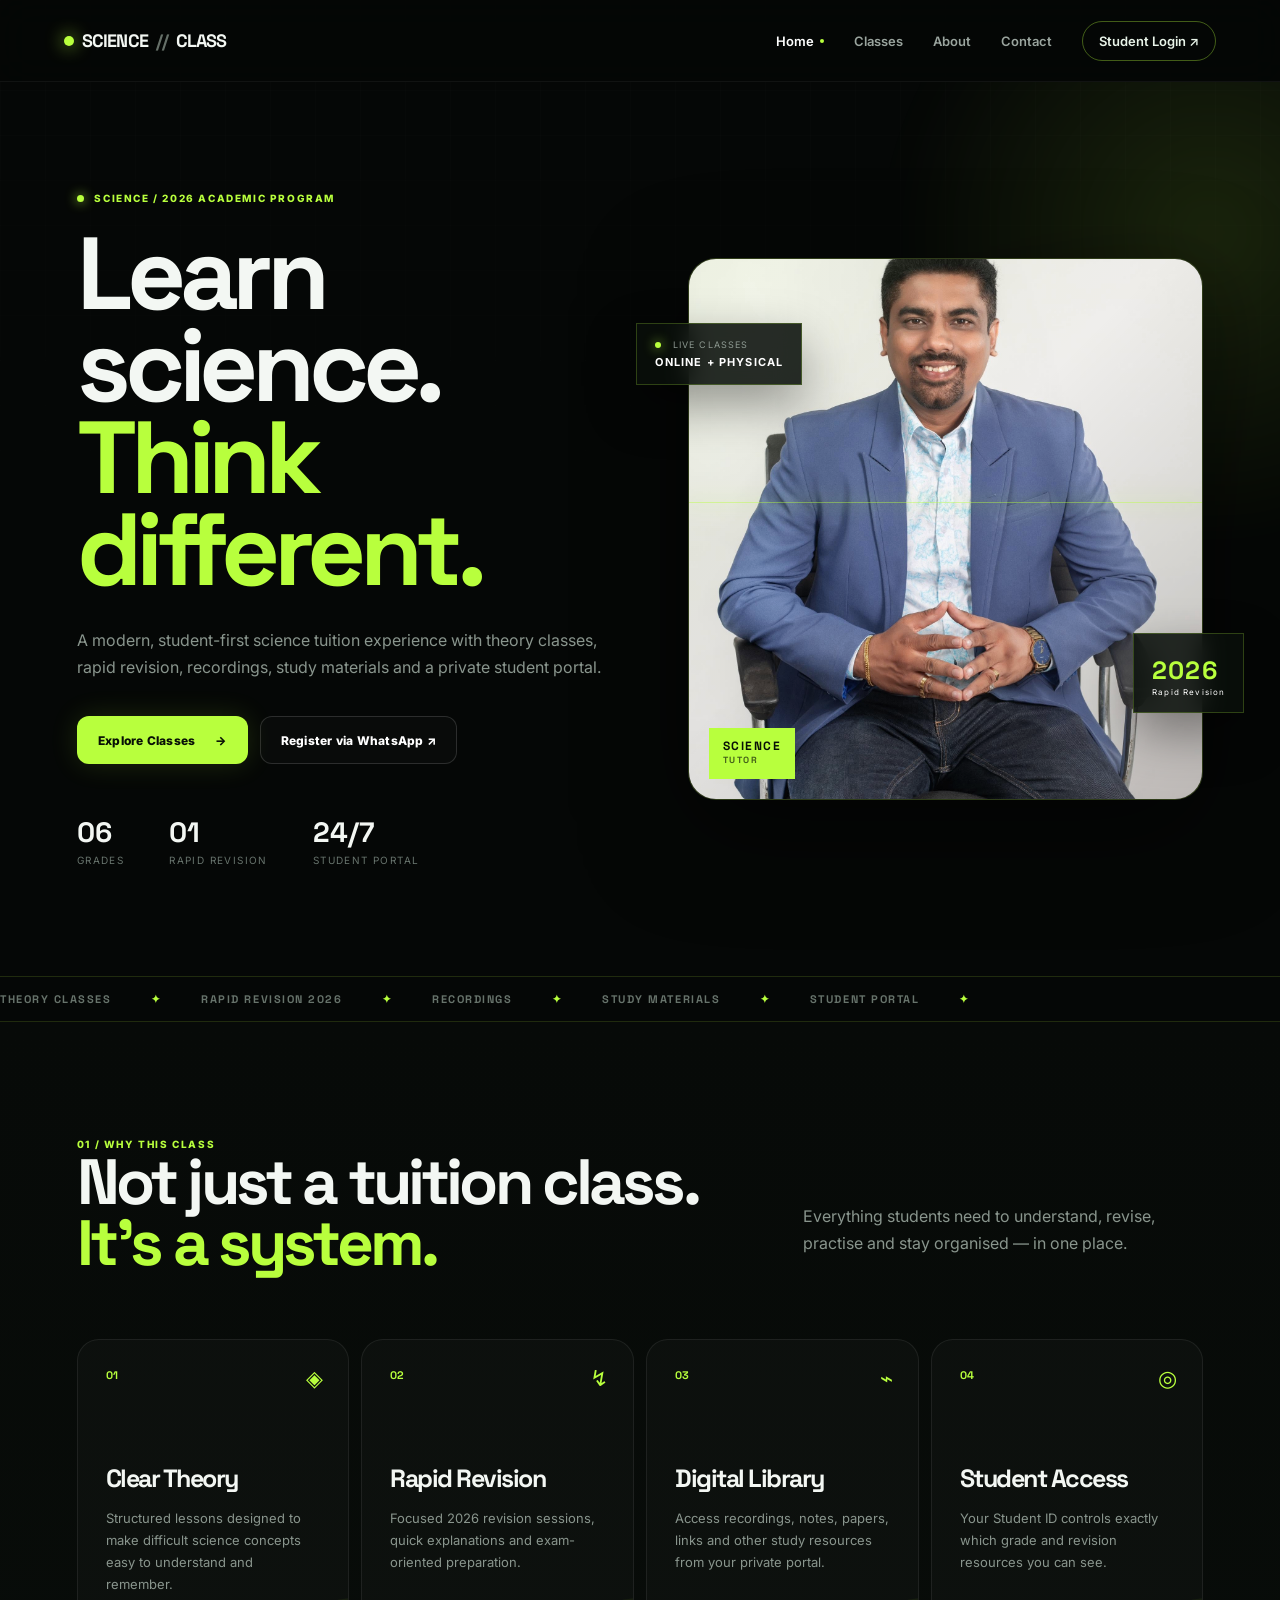
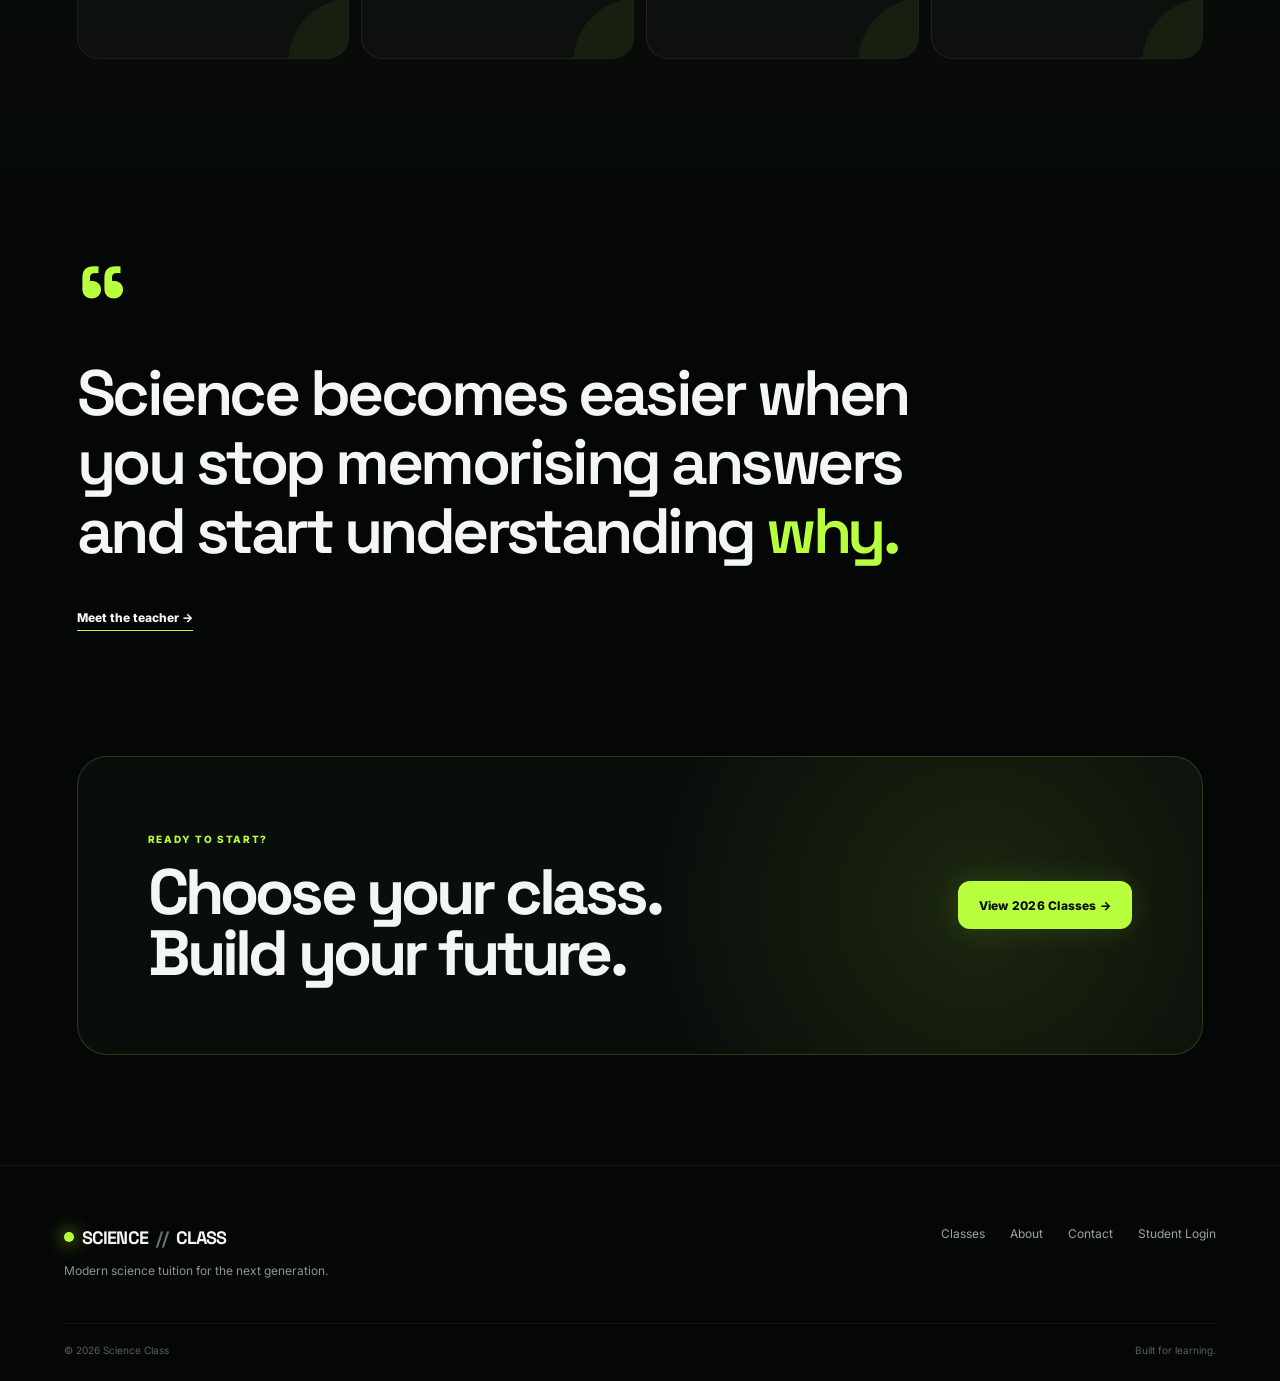
<file: index.html>
<!DOCTYPE html>
<html lang="en">
<head>
  <meta charset="UTF-8"><meta name="viewport" content="width=device-width,initial-scale=1.0">
  <meta name="description" content="Modern Science tuition classes — theory, rapid revision, recordings and study materials.">
  <title>SCIENCE // Tuition</title>
  <link rel="preconnect" href="https://fonts.googleapis.com"><link rel="preconnect" href="https://fonts.gstatic.com" crossorigin>
  <link href="https://fonts.googleapis.com/css2?family=Inter:wght@400;500;600;700;800;900&family=Space+Grotesk:wght@500;600;700&display=swap" rel="stylesheet">
  <link rel="stylesheet" href="css/style.css">
</head>
<body data-page="home">
<div id="loader"><div class="loader-mark">SCIENCE<span>.</span></div><div class="loader-line"><i></i></div></div>
<header class="site-header"><a class="brand" href="index.html"><span class="brand-dot"></span>SCIENCE<span class="muted">//</span>CLASS</a><button class="nav-toggle" aria-label="Menu"><span></span><span></span></button><nav class="nav"><a href="index.html" data-nav="home">Home</a><a href="classes.html" data-nav="classes">Classes</a><a href="about.html" data-nav="about">About</a><a href="contact.html" data-nav="contact">Contact</a><a class="nav-login" href="login.html">Student Login <span>↗</span></a></nav></header>
<main>
<section class="hero section-pad"><div class="grid-glow"></div><div class="hero-copy reveal"><div class="eyebrow"><span></span> SCIENCE / 2026 ACADEMIC PROGRAM</div><h1>Learn science.<br><em>Think different.</em></h1><p class="hero-lead">A modern, student-first science tuition experience with theory classes, rapid revision, recordings, study materials and a private student portal.</p><div class="hero-actions"><a class="btn btn-primary" href="classes.html">Explore Classes <span>→</span></a><a class="btn btn-ghost" href="https://wa.me/94776345162?text=Hi%20Teacher%2C%20I%27m%20interested%20in%20your%20Science%20classes." target="_blank" rel="noopener">Register via WhatsApp ↗</a></div><div class="hero-stats"><div><strong>06</strong><span>Grades</span></div><div><strong>01</strong><span>Rapid Revision</span></div><div><strong>24/7</strong><span>Student Portal</span></div></div></div>
<div class="hero-visual reveal delay-2"><div class="photo-frame"><img src="assets/teacher.jpg" alt="Science tuition teacher"><div class="photo-tag">SCIENCE<br><span>TUTOR</span></div><div class="scan"></div></div><div class="floating-card card-a"><span class="pulse"></span> LIVE CLASSES<br><b>ONLINE + PHYSICAL</b></div><div class="floating-card card-b"><b>2026</b><span>Rapid Revision</span></div></div></section>
<section class="ticker"><div>THEORY CLASSES <i>✦</i> RAPID REVISION 2026 <i>✦</i> RECORDINGS <i>✦</i> STUDY MATERIALS <i>✦</i> STUDENT PORTAL <i>✦</i></div></section>
<section class="section-pad section-dark"><div class="section-head reveal"><div><span class="eyebrow">01 / WHY THIS CLASS</span><h2>Not just a tuition class.<br><span>It’s a system.</span></h2></div><p>Everything students need to understand, revise, practise and stay organised — in one place.</p></div><div class="feature-grid"><article class="feature-card reveal"><div class="feature-num">01</div><h3>Clear Theory</h3><p>Structured lessons designed to make difficult science concepts easy to understand and remember.</p><span class="feature-icon">◈</span></article><article class="feature-card reveal delay-1"><div class="feature-num">02</div><h3>Rapid Revision</h3><p>Focused 2026 revision sessions, quick explanations and exam-oriented preparation.</p><span class="feature-icon">↯</span></article><article class="feature-card reveal delay-2"><div class="feature-num">03</div><h3>Digital Library</h3><p>Access recordings, notes, papers, links and other study resources from your private portal.</p><span class="feature-icon">⌁</span></article><article class="feature-card reveal delay-3"><div class="feature-num">04</div><h3>Student Access</h3><p>Your Student ID controls exactly which grade and revision resources you can see.</p><span class="feature-icon">◎</span></article></div></section>
<section class="section-pad quote-section"><div class="quote-mark">“</div><blockquote>Science becomes easier when you stop memorising answers and start understanding <span>why.</span></blockquote><a href="about.html" class="text-link">Meet the teacher →</a></section>
<section class="section-pad cta-section"><div class="cta-box"><div><span class="eyebrow">READY TO START?</span><h2>Choose your class.<br>Build your future.</h2></div><a class="btn btn-primary" href="classes.html">View 2026 Classes →</a></div></section>
</main>
<footer class="footer"><div><a class="brand" href="index.html"><span class="brand-dot"></span>SCIENCE<span class="muted">//</span>CLASS</a><p>Modern science tuition for the next generation.</p></div><div class="footer-links"><a href="classes.html">Classes</a><a href="about.html">About</a><a href="contact.html">Contact</a><a href="login.html">Student Login</a></div><div class="footer-bottom"><span>© 2026 Science Class</span><span>Built for learning.</span></div></footer>
<script src="js/config.js"></script><script src="js/app.js"></script></body></html>
</file>
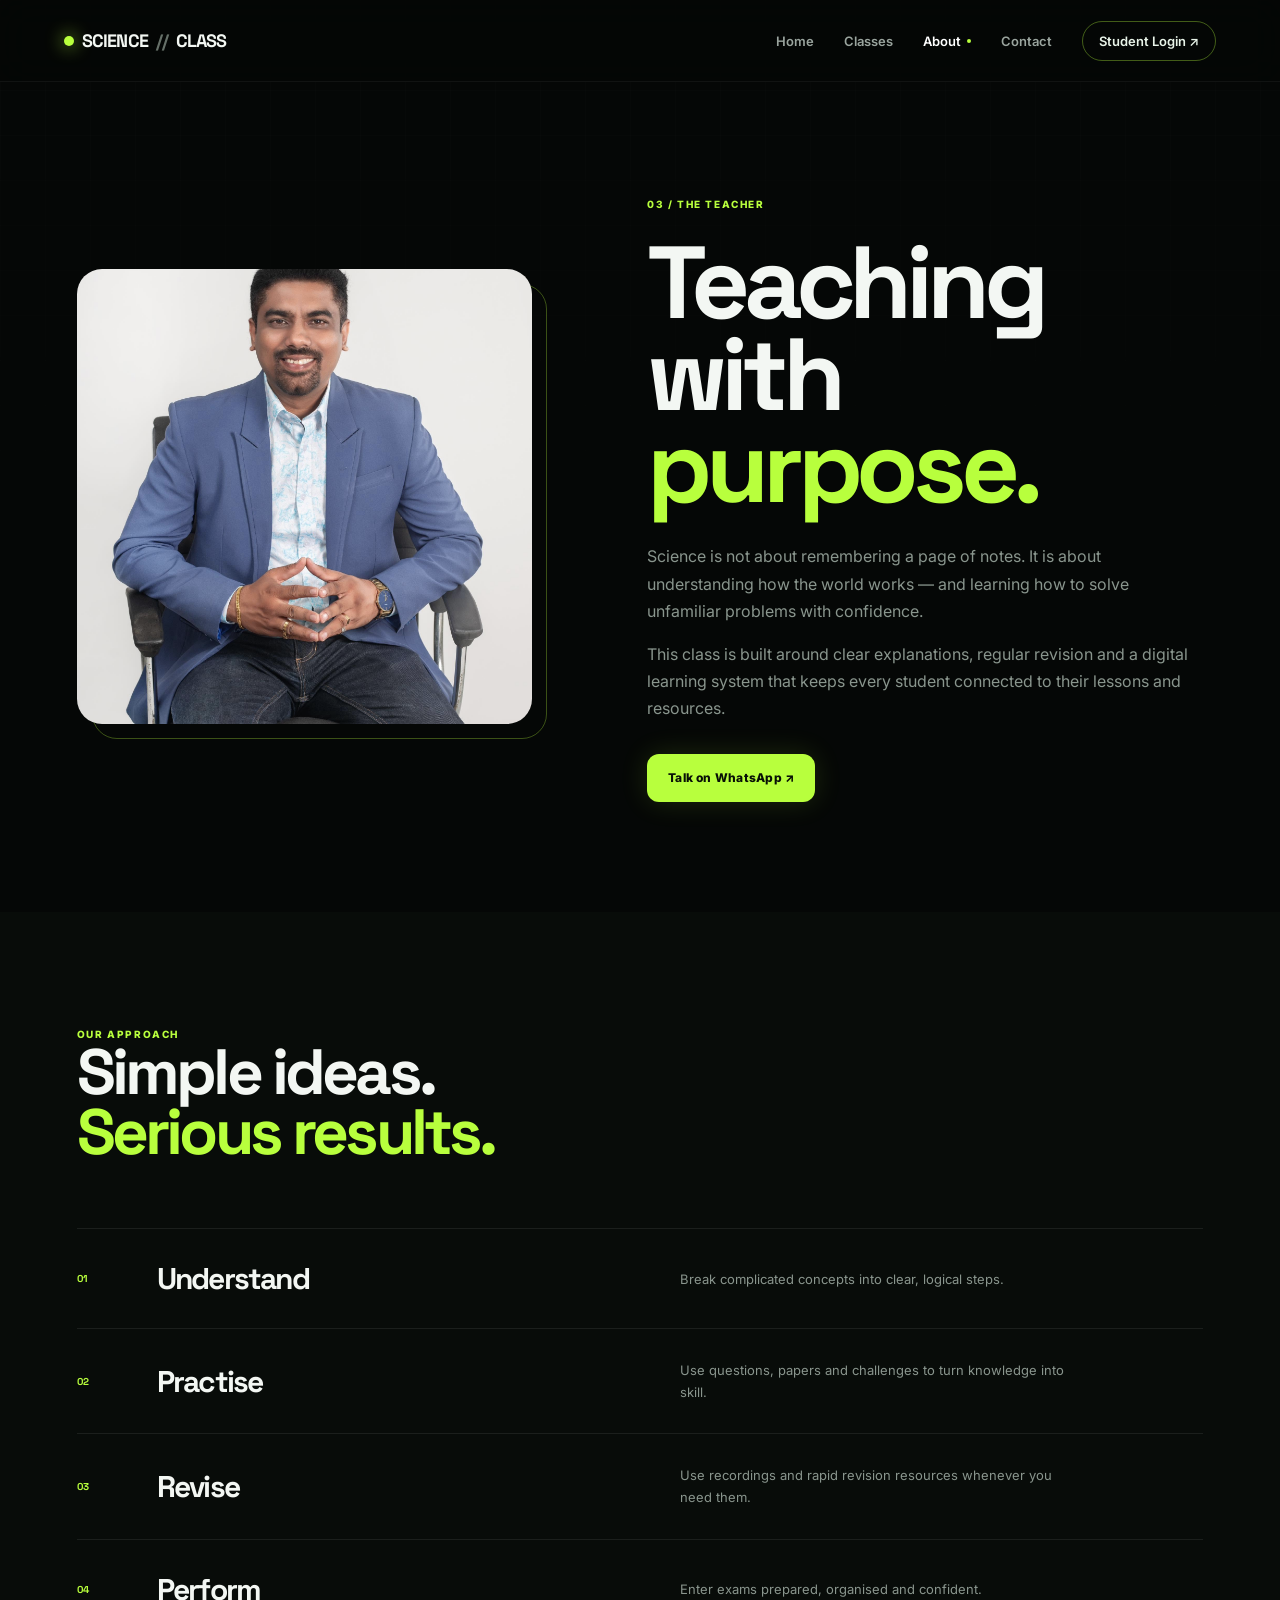
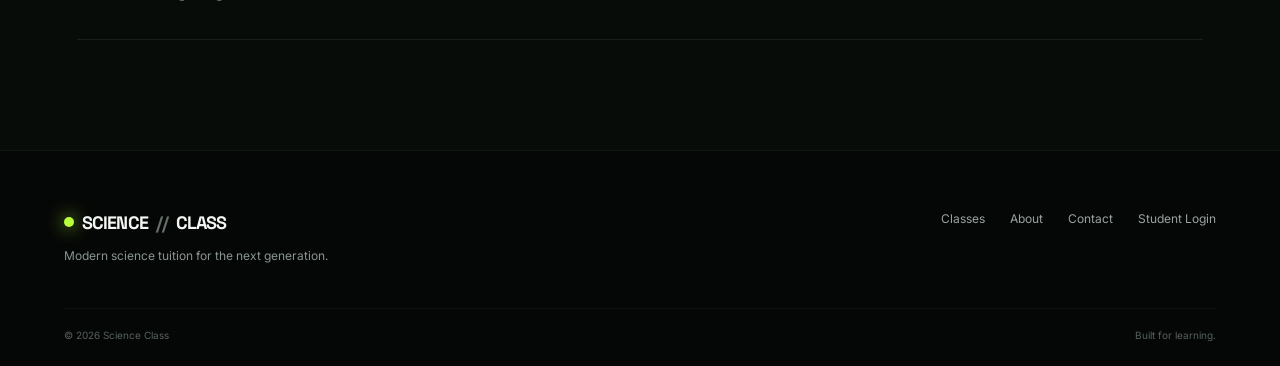
<file: about.html>
<!DOCTYPE html><html lang="en"><head><meta charset="UTF-8"><meta name="viewport" content="width=device-width,initial-scale=1.0"><title>About // SCIENCE</title><link rel="preconnect" href="https://fonts.googleapis.com"><link rel="preconnect" href="https://fonts.gstatic.com" crossorigin><link href="https://fonts.googleapis.com/css2?family=Inter:wght@400;500;600;700;800;900&family=Space+Grotesk:wght@500;600;700&display=swap" rel="stylesheet"><link rel="stylesheet" href="css/style.css"></head><body data-page="about"><header class="site-header"><a class="brand" href="index.html"><span class="brand-dot"></span>SCIENCE<span class="muted">//</span>CLASS</a><button class="nav-toggle" aria-label="Menu"><span></span><span></span></button><nav class="nav"><a href="index.html" data-nav="home">Home</a><a href="classes.html" data-nav="classes">Classes</a><a href="about.html" data-nav="about">About</a><a href="contact.html" data-nav="contact">Contact</a><a class="nav-login" href="login.html">Student Login <span>↗</span></a></nav></header><main><section class="about-hero section-pad"><div class="about-photo reveal"><img src="assets/teacher.jpg" alt="Science tuition teacher"><div class="image-grid"></div></div><div class="about-copy reveal delay-1"><span class="eyebrow">03 / THE TEACHER</span><h1>Teaching with<br><em>purpose.</em></h1><p>Science is not about remembering a page of notes. It is about understanding how the world works — and learning how to solve unfamiliar problems with confidence.</p><p>This class is built around clear explanations, regular revision and a digital learning system that keeps every student connected to their lessons and resources.</p><a class="btn btn-primary" href="https://wa.me/94776345162?text=Hi%20Teacher%2C%20I%27d%20like%20to%20know%20more%20about%20the%20Science%20classes." target="_blank" rel="noopener">Talk on WhatsApp ↗</a></div></section><section class="section-pad values"><div class="section-head"><div><span class="eyebrow">OUR APPROACH</span><h2>Simple ideas.<br><span>Serious results.</span></h2></div></div><div class="value-list"><div class="value-item reveal"><span>01</span><h3>Understand</h3><p>Break complicated concepts into clear, logical steps.</p></div><div class="value-item reveal delay-1"><span>02</span><h3>Practise</h3><p>Use questions, papers and challenges to turn knowledge into skill.</p></div><div class="value-item reveal delay-2"><span>03</span><h3>Revise</h3><p>Use recordings and rapid revision resources whenever you need them.</p></div><div class="value-item reveal delay-3"><span>04</span><h3>Perform</h3><p>Enter exams prepared, organised and confident.</p></div></div></section></main><footer class="footer"><div><a class="brand" href="index.html"><span class="brand-dot"></span>SCIENCE<span class="muted">//</span>CLASS</a><p>Modern science tuition for the next generation.</p></div><div class="footer-links"><a href="classes.html">Classes</a><a href="about.html">About</a><a href="contact.html">Contact</a><a href="login.html">Student Login</a></div><div class="footer-bottom"><span>© 2026 Science Class</span><span>Built for learning.</span></div></footer><script src="js/config.js"></script><script src="js/app.js"></script></body></html>
</file>
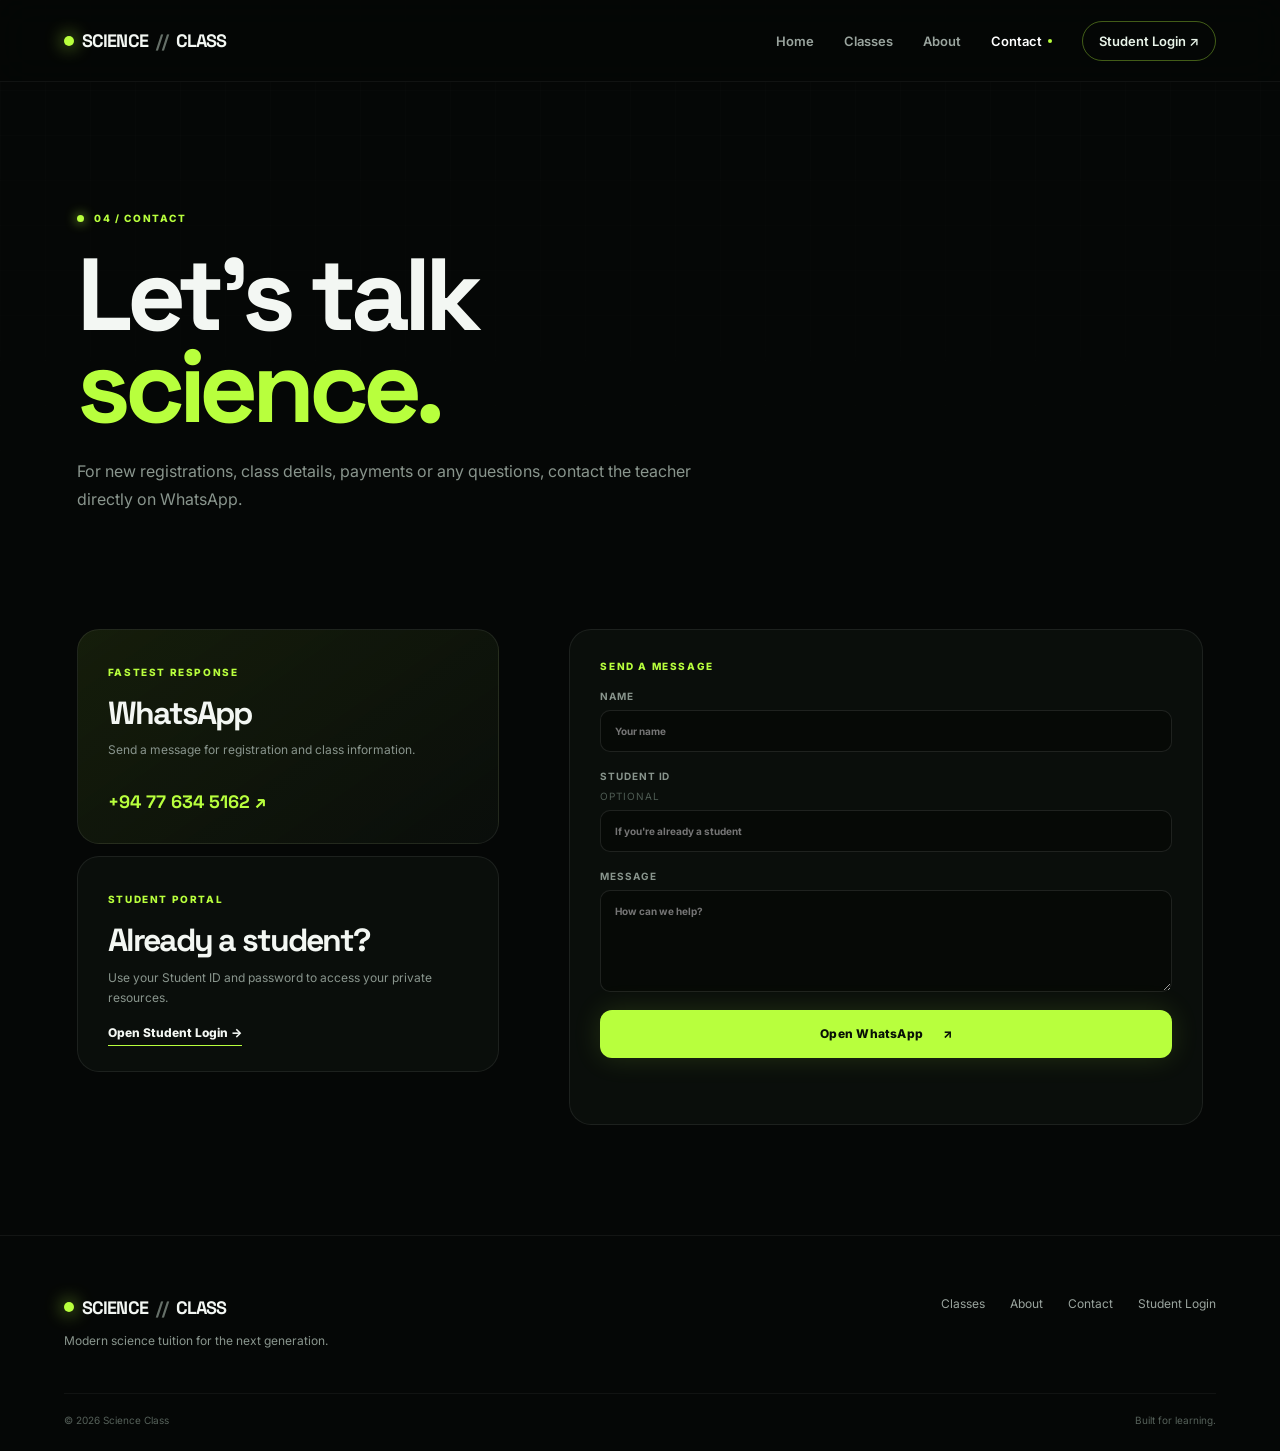
<file: contact.html>
<!DOCTYPE html><html lang="en"><head><meta charset="UTF-8"><meta name="viewport" content="width=device-width,initial-scale=1.0"><title>Contact // SCIENCE</title><link rel="preconnect" href="https://fonts.googleapis.com"><link rel="preconnect" href="https://fonts.gstatic.com" crossorigin><link href="https://fonts.googleapis.com/css2?family=Inter:wght@400;500;600;700;800;900&family=Space+Grotesk:wght@500;600;700&display=swap" rel="stylesheet"><link rel="stylesheet" href="css/style.css"></head><body data-page="contact"><header class="site-header"><a class="brand" href="index.html"><span class="brand-dot"></span>SCIENCE<span class="muted">//</span>CLASS</a><button class="nav-toggle" aria-label="Menu"><span></span><span></span></button><nav class="nav"><a href="index.html" data-nav="home">Home</a><a href="classes.html" data-nav="classes">Classes</a><a href="about.html" data-nav="about">About</a><a href="contact.html" data-nav="contact">Contact</a><a class="nav-login" href="login.html">Student Login <span>↗</span></a></nav></header><main><section class="page-hero contact-head section-pad"><div class="eyebrow reveal"><span></span> 04 / CONTACT</div><h1 class="reveal">Let’s talk<br><em>science.</em></h1><p class="page-intro reveal">For new registrations, class details, payments or any questions, contact the teacher directly on WhatsApp.</p></section><section class="section-pad contact-grid"><div class="contact-info reveal"><div class="contact-card primary-contact"><span class="eyebrow">FASTEST RESPONSE</span><h2>WhatsApp</h2><p>Send a message for registration and class information.</p><a href="https://wa.me/94776345162?text=Hi%20Teacher%2C%20I%27m%20interested%20in%20your%20Science%20classes." target="_blank" rel="noopener" class="contact-number">+94 77 634 5162 <span>↗</span></a></div><div class="contact-card"><span class="eyebrow">STUDENT PORTAL</span><h2>Already a student?</h2><p>Use your Student ID and password to access your private resources.</p><a class="text-link" href="login.html">Open Student Login →</a></div></div><form class="contact-form reveal delay-1" id="contact-form"><span class="eyebrow">SEND A MESSAGE</span><label>Name<input required name="name" placeholder="Your name"></label><label>Student ID <span class="optional">optional</span><input name="student_id" placeholder="If you're already a student"></label><label>Message<textarea required name="message" rows="6" placeholder="How can we help?"></textarea></label><button class="btn btn-primary full" type="submit">Open WhatsApp <span>↗</span></button><div id="contact-status" class="form-status"></div></form></section></main><footer class="footer"><div><a class="brand" href="index.html"><span class="brand-dot"></span>SCIENCE<span class="muted">//</span>CLASS</a><p>Modern science tuition for the next generation.</p></div><div class="footer-links"><a href="classes.html">Classes</a><a href="about.html">About</a><a href="contact.html">Contact</a><a href="login.html">Student Login</a></div><div class="footer-bottom"><span>© 2026 Science Class</span><span>Built for learning.</span></div></footer><script src="js/config.js"></script><script src="js/app.js"></script></body></html>
</file>
<file: css/style.css>
:root{--bg:#050706;--panel:#0b100d;--panel2:#101611;--text:#f3f7f3;--muted:#89958d;--green:#b8ff3d;--green2:#66ff8b;--line:rgba(184,255,61,.15);--white:#fff;--radius:22px;--font:'Inter',sans-serif;--display:'Space Grotesk',sans-serif}*{box-sizing:border-box}html{scroll-behavior:smooth}body{margin:0;background:var(--bg);color:var(--text);font-family:var(--font);overflow-x:hidden}body:before{content:"";position:fixed;inset:0;pointer-events:none;opacity:.035;background-image:linear-gradient(rgba(255,255,255,.4) 1px,transparent 1px),linear-gradient(90deg,rgba(255,255,255,.4) 1px,transparent 1px);background-size:45px 45px;mask-image:linear-gradient(to bottom,#000,transparent 80%);z-index:-2}a{color:inherit;text-decoration:none}button,input,textarea,select{font:inherit}button{cursor:pointer}.section-pad{padding:110px max(6vw,28px)}.site-header{height:82px;padding:0 5vw;display:flex;align-items:center;justify-content:space-between;position:sticky;top:0;z-index:20;background:rgba(5,7,6,.78);backdrop-filter:blur(18px);border-bottom:1px solid rgba(255,255,255,.05)}.brand{font-family:var(--display);font-weight:800;letter-spacing:-.05em;font-size:18px;display:flex;align-items:center;gap:8px}.brand-dot{width:10px;height:10px;background:var(--green);border-radius:50%;box-shadow:0 0 18px var(--green)}.muted{color:#667069}.nav{display:flex;gap:30px;align-items:center;font-size:13px;font-weight:600;color:#9aa49e}.nav a{transition:.25s}.nav a:hover,.nav a.active{color:#fff}.nav a.active:after{content:"";display:inline-block;width:4px;height:4px;background:var(--green);border-radius:50%;margin:0 0 3px 6px}.nav-login{border:1px solid rgba(184,255,61,.35);padding:11px 16px;border-radius:999px;color:#e8f3e8!important}.nav-login:hover{background:rgba(184,255,61,.1);border-color:var(--green)}.nav-toggle{display:none;background:none;border:0}.nav-toggle span{display:block;width:25px;height:2px;background:#fff;margin:5px}.eyebrow{font-size:10px;letter-spacing:.16em;color:var(--green);font-weight:800}.eyebrow>span{display:inline-block;width:7px;height:7px;background:var(--green);border-radius:50%;margin-right:7px;box-shadow:0 0 12px var(--green)}h1,h2,h3{font-family:var(--display);margin:0;letter-spacing:-.06em}h1{font-size:clamp(60px,8vw,124px);line-height:.9}h2{font-size:clamp(44px,5vw,76px);line-height:.95}h2 span,h1 em{font-style:normal;color:var(--green)}p{line-height:1.7;color:var(--muted)}.hero{min-height:calc(100vh - 82px);display:grid;grid-template-columns:1.03fr .97fr;gap:5vw;align-items:center;position:relative;overflow:hidden}.grid-glow{position:absolute;width:700px;height:700px;right:-280px;top:-200px;background:radial-gradient(circle,rgba(184,255,61,.12),transparent 65%);filter:blur(20px);pointer-events:none}.hero-copy{position:relative;z-index:2}.hero-copy h1{margin:24px 0 30px}.hero-lead{max-width:600px;font-size:16px}.hero-actions{display:flex;gap:12px;flex-wrap:wrap;margin:35px 0 50px}.btn{border:1px solid transparent;border-radius:12px;padding:14px 20px;display:inline-flex;align-items:center;justify-content:center;gap:20px;font-weight:800;font-size:12px;letter-spacing:.02em;transition:.25s;min-height:48px}.btn-primary{background:var(--green);color:#081006;box-shadow:0 0 28px rgba(184,255,61,.14)}.btn-primary:hover{transform:translateY(-3px);box-shadow:0 0 40px rgba(184,255,61,.3)}.btn-ghost,.btn-outline{border-color:rgba(255,255,255,.14);color:#fff;background:rgba(255,255,255,.02)}.btn-ghost:hover,.btn-outline:hover{border-color:var(--green);background:rgba(184,255,61,.06)}.btn-small{padding:8px 14px;min-height:34px;border-color:rgba(255,255,255,.14);background:transparent;color:#fff}.full{width:100%}.hero-stats{display:flex;gap:45px}.hero-stats div{display:flex;flex-direction:column;gap:4px}.hero-stats strong{font-family:var(--display);font-size:28px}.hero-stats span{font-size:10px;text-transform:uppercase;letter-spacing:.14em;color:#68746d}.hero-visual{position:relative;max-width:600px;justify-self:end}.photo-frame{aspect-ratio:1/1.05;border-radius:28px;overflow:hidden;border:1px solid rgba(184,255,61,.18);position:relative;background:#111;box-shadow:0 30px 100px rgba(0,0,0,.5)}.photo-frame img{width:100%;height:100%;object-fit:cover;object-position:center;filter:saturate(.9) contrast(1.03)}.photo-frame:after{content:"";position:absolute;inset:0;background:linear-gradient(135deg,rgba(184,255,61,.07),transparent 45%,rgba(0,0,0,.18))}.photo-tag{position:absolute;z-index:2;left:20px;bottom:20px;font:800 12px/1.1 var(--display);letter-spacing:.12em;color:#081006;background:var(--green);padding:12px 14px}.photo-tag span{font-size:9px;opacity:.65}.scan{position:absolute;z-index:3;left:0;right:0;top:45%;height:1px;background:rgba(184,255,61,.45);box-shadow:0 0 18px var(--green);animation:scan 5s linear infinite}.floating-card{position:absolute;background:rgba(10,15,11,.88);border:1px solid rgba(184,255,61,.22);backdrop-filter:blur(12px);padding:15px 18px;font-size:9px;letter-spacing:.13em;color:#8e9a92;box-shadow:0 20px 50px #0006}.floating-card b{color:#fff;display:block;font-size:11px;margin-top:5px}.card-a{top:12%;left:-10%}.card-b{right:-8%;bottom:16%;color:#fff}.card-b b{font-size:25px;color:var(--green);font-family:var(--display)}.card-b span{font-size:8px}.pulse{display:inline-block;width:6px;height:6px;border-radius:50%;background:var(--green);box-shadow:0 0 12px var(--green);margin-right:7px}.ticker{border-top:1px solid var(--line);border-bottom:1px solid var(--line);padding:15px 0;overflow:hidden;white-space:nowrap;color:#67736b;font:800 11px var(--display);letter-spacing:.14em}.ticker div{display:inline-block;animation:ticker 24s linear infinite}.ticker i{font-style:normal;color:var(--green);padding:0 35px}.section-dark{background:linear-gradient(180deg,#070a08,#080c09)}.section-head{display:flex;justify-content:space-between;gap:50px;align-items:end;margin-bottom:65px}.section-head p{max-width:400px}.feature-grid{display:grid;grid-template-columns:repeat(4,1fr);gap:12px}.feature-card{min-height:320px;background:rgba(255,255,255,.025);border:1px solid rgba(255,255,255,.07);border-radius:var(--radius);padding:28px;position:relative;overflow:hidden;transition:.35s}.feature-card:hover{transform:translateY(-8px);border-color:rgba(184,255,61,.3);background:rgba(184,255,61,.035)}.feature-card:before{content:"";position:absolute;width:130px;height:130px;border-radius:50%;background:rgba(184,255,61,.06);right:-70px;bottom:-70px}.feature-num{font:700 11px var(--display);color:var(--green);margin-bottom:80px}.feature-card h3{font-size:25px;margin-bottom:12px}.feature-card p{font-size:13px}.feature-icon{position:absolute;right:25px;top:25px;font-size:22px;color:var(--green)}.quote-section{max-width:1000px}.quote-mark{font:900 100px/0.5 var(--display);color:var(--green)}blockquote{font:600 clamp(35px,5vw,65px)/1.08 var(--display);letter-spacing:-.055em;margin:30px 0 40px}blockquote span{color:var(--green)}.text-link{font-weight:800;font-size:12px;border-bottom:1px solid var(--green);padding-bottom:5px}.cta-section{padding-top:20px}.cta-box{padding:70px;border:1px solid rgba(184,255,61,.18);border-radius:30px;background:radial-gradient(circle at 80% 50%,rgba(184,255,61,.1),transparent 35%),#0a0e0b;display:flex;justify-content:space-between;align-items:center;gap:30px}.cta-box h2{margin-top:15px}.footer{padding:60px 5vw 25px;border-top:1px solid rgba(255,255,255,.06);display:grid;grid-template-columns:1fr auto;gap:30px}.footer p{font-size:12px}.footer-links{display:flex;gap:25px;font-size:12px;color:#9aa49e;align-items:start}.footer-links a:hover{color:var(--green)}.footer-bottom{grid-column:1/-1;border-top:1px solid rgba(255,255,255,.05);padding-top:20px;display:flex;justify-content:space-between;font-size:10px;color:#56615a}.page-hero{padding-top:130px;padding-bottom:80px}.page-hero h1{margin:25px 0}.page-intro{max-width:650px;font-size:16px}.class-area{padding-top:50px}.class-title{margin-bottom:40px}.class-title h2{margin:12px 0}.class-grid{display:grid;grid-template-columns:repeat(3,1fr);gap:12px}.class-card{padding:28px;border:1px solid rgba(255,255,255,.08);border-radius:22px;background:#0a0e0b;min-height:270px;transition:.3s}.class-card:hover{border-color:rgba(184,255,61,.35);transform:translateY(-5px);box-shadow:0 20px 60px #0005}.class-top{display:flex;justify-content:space-between;color:#69746e;font:800 10px var(--display);letter-spacing:.13em}.class-top span:first-child{color:var(--green)}.class-card h3{font-size:35px;margin-top:55px}.class-card p{font-size:12px;min-height:42px}.class-meta{display:flex;justify-content:space-between;align-items:center;border-top:1px solid rgba(255,255,255,.07);padding-top:17px;font-size:10px;color:#89958d}.pay-link{color:var(--green);background:none;border:0;font-weight:800}.revision-banner{margin-top:70px;border:1px solid rgba(184,255,61,.28);border-radius:26px;padding:40px;background:linear-gradient(120deg,rgba(184,255,61,.09),rgba(184,255,61,.02));display:flex;justify-content:space-between;align-items:center;gap:30px}.revision-banner h2{margin:12px 0}.revision-banner p{max-width:580px}.revision-actions{display:flex;gap:10px;flex-wrap:wrap}.portal-preview{background:#070a08}.resource-preview{border:1px solid rgba(255,255,255,.08);border-radius:25px;display:grid;grid-template-columns:210px 1fr;min-height:300px;overflow:hidden;background:#0a0e0b}.mock-sidebar{padding:25px;border-right:1px solid rgba(255,255,255,.06);display:flex;flex-direction:column;gap:22px;color:#58645c;font-size:11px}.mock-logo{font:800 14px var(--display);color:#fff;margin-bottom:20px}.mock-active{color:var(--green)}.mock-main{padding:30px}.mock-top{display:flex;justify-content:space-between;color:#69756d;font-size:9px;letter-spacing:.14em}.mock-top b{color:var(--green)}.mock-cards{display:grid;grid-template-columns:repeat(3,1fr);gap:12px;margin-top:45px}.mock-cards div{border:1px solid rgba(255,255,255,.07);padding:22px;border-radius:15px}.mock-cards small{display:block;color:#59655e;font-size:8px;letter-spacing:.13em}.mock-cards strong{display:block;font:700 15px var(--display);margin-top:12px}.mock-lines{margin-top:35px}.mock-lines i{display:block;height:8px;background:rgba(255,255,255,.05);margin:9px 0;border-radius:99px}.mock-lines i:first-child{width:70%}.mock-lines i:nth-child(2){width:88%}.mock-lines i:last-child{width:55%}.about-hero{display:grid;grid-template-columns:.9fr 1.1fr;gap:9vw;align-items:center}.about-photo{position:relative;max-width:560px}.about-photo img{width:100%;display:block;border-radius:25px;filter:saturate(.85)}.image-grid{position:absolute;inset:15px -15px -15px 15px;border:1px solid var(--green);border-radius:25px;z-index:-1;opacity:.3}.about-copy h1{margin:25px 0 30px}.about-copy p{max-width:650px}.about-copy .btn{margin-top:15px}.values{background:#080c09}.value-list{border-top:1px solid rgba(255,255,255,.08)}.value-item{display:grid;grid-template-columns:80px 1fr 1fr;align-items:center;padding:30px 0;border-bottom:1px solid rgba(255,255,255,.08)}.value-item>span{font:700 10px var(--display);color:var(--green)}.value-item h3{font-size:30px}.value-item p{margin:0;font-size:13px;max-width:400px}.contact-head{padding-bottom:60px}.contact-grid{padding-top:40px;display:grid;grid-template-columns:.8fr 1.2fr;gap:70px}.contact-info{display:flex;flex-direction:column;gap:12px}.contact-card,.contact-form{padding:30px;border:1px solid rgba(255,255,255,.08);background:#0a0e0b;border-radius:22px}.contact-card h2{font-size:32px;margin:18px 0 8px}.contact-card p{font-size:12px}.primary-contact{background:linear-gradient(145deg,rgba(184,255,61,.09),#0a0e0b)}.contact-number{display:block;color:var(--green);font:700 18px var(--display);margin-top:30px}.contact-form{display:flex;flex-direction:column;gap:18px}.contact-form label,.login-card label,.payment-page-card label,.modal-card label{font-size:10px;letter-spacing:.09em;text-transform:uppercase;color:#89958d;font-weight:700;display:flex;flex-direction:column;gap:8px}.optional{color:#4e5b53;font-weight:400}.contact-form input,.contact-form textarea,.login-card input,.payment-page-card input,.payment-page-card select,.modal-card input,.modal-card select{background:#060906;border:1px solid rgba(255,255,255,.1);border-radius:10px;padding:14px;color:#fff;outline:none;resize:vertical}.contact-form input:focus,.contact-form textarea:focus,.login-card input:focus,.payment-page-card input:focus,.payment-page-card select:focus,.modal-card input:focus,.modal-card select:focus{border-color:var(--green)}.form-status{font-size:11px;min-height:18px;color:#94a097}.form-status.error{color:#ff7373}.form-status.success{color:var(--green)}.login-page{min-height:calc(100vh - 82px);display:flex;align-items:center;justify-content:center;position:relative;padding:70px 20px;overflow:hidden}.login-card{width:min(440px,100%);padding:40px;border:1px solid rgba(184,255,61,.2);border-radius:25px;background:rgba(9,13,10,.9);box-shadow:0 30px 100px #0009;z-index:2}.login-brand{font:800 10px var(--display);letter-spacing:.15em;color:var(--green);display:flex;gap:8px;align-items:center}.login-card h1{font-size:64px;margin:30px 0 18px}.login-card p{font-size:12px;margin-bottom:30px}.login-card form{display:flex;flex-direction:column;gap:18px}.login-help{border-top:1px solid rgba(255,255,255,.07);margin-top:25px;padding-top:20px;display:flex;justify-content:space-between;font-size:10px;color:#657069}.login-help a{color:var(--green)}.login-side{position:absolute;right:7vw;top:50%;transform:translateY(-50%);display:flex;flex-direction:column;gap:10px}.access-chip{font:700 10px var(--display);letter-spacing:.12em;color:#647069;border:1px solid rgba(255,255,255,.07);padding:12px 15px;border-radius:8px}.login-orbit{position:absolute;border:1px solid rgba(184,255,61,.12);border-radius:50%;width:600px;height:600px;left:50%;top:50%;transform:translate(-50%,-50%)}.orbit-2{width:850px;height:850px;border-color:rgba(255,255,255,.04)}.modal{position:fixed;inset:0;background:rgba(0,0,0,.75);backdrop-filter:blur(10px);display:none;align-items:center;justify-content:center;padding:20px;z-index:50}.modal.show{display:flex}.modal-card{width:min(520px,100%);max-height:90vh;overflow:auto;background:#0b100d;border:1px solid rgba(184,255,61,.25);border-radius:25px;padding:30px;position:relative}.modal-close{position:absolute;right:20px;top:16px;border:0;background:none;color:#87938c;font-size:28px}.modal-card h2{font-size:48px;margin:20px 0 10px}.modal-copy{font-size:12px}.modal-card form{display:flex;flex-direction:column;gap:15px}.amount-box{display:flex;justify-content:space-between;align-items:center;background:rgba(184,255,61,.06);border:1px solid rgba(184,255,61,.15);padding:15px;border-radius:10px}.amount-box span{font-size:10px;color:#89958d;text-transform:uppercase;letter-spacing:.12em}.amount-box strong{font:700 20px var(--display);color:var(--green)}.standalone-payment{min-height:calc(100vh - 82px);display:flex;justify-content:center}.payment-page-card{width:min(600px,100%);background:#0a0e0b;border:1px solid rgba(255,255,255,.08);border-radius:25px;padding:40px}.payment-page-card h1{font-size:65px;margin:20px 0}.payment-page-card form{display:flex;flex-direction:column;gap:16px}.dashboard-body{background:#060806}.dash-header{height:76px;padding:0 4vw;display:flex;justify-content:space-between;align-items:center;border-bottom:1px solid rgba(255,255,255,.06);background:#080c09}.dash-user{display:flex;align-items:center;gap:15px;color:#78837c;font:700 10px var(--display);letter-spacing:.1em}.dashboard{display:grid;grid-template-columns:220px 1fr;min-height:calc(100vh - 76px)}.dash-sidebar{border-right:1px solid rgba(255,255,255,.06);padding:30px 15px;display:flex;flex-direction:column;gap:5px}.dash-tab{border:0;background:none;text-align:left;color:#68746d;padding:13px 15px;border-radius:9px;font-size:11px;font-weight:700}.dash-tab:hover,.dash-tab.active{background:rgba(184,255,61,.07);color:var(--green)}.dash-content{padding:55px 5vw}.dash-welcome{display:flex;justify-content:space-between;align-items:end;gap:20px;margin-bottom:55px}.dash-welcome h1{font-size:clamp(45px,5vw,72px);margin:15px 0}.dash-welcome p{margin:0;font-size:12px}.id-badge{font:800 16px var(--display);color:#0a0e0b;background:var(--green);padding:15px 18px;border-radius:9px}.dash-panel{display:none}.dash-panel.active{display:block}.access-grid{display:grid;grid-template-columns:repeat(3,1fr);gap:12px}.access-card{padding:22px;border:1px solid rgba(255,255,255,.07);border-radius:18px;background:#0a0e0b}.access-card span{display:block;color:#68746d;font-size:8px;letter-spacing:.15em}.access-card strong{display:block;font:700 22px var(--display);margin:14px 0}.dash-resource-link{color:var(--green);font-size:10px;font-weight:800}.section-label{font:800 10px var(--display);letter-spacing:.15em;color:#66726a;margin:40px 0 14px}.resource-list{display:flex;flex-direction:column;gap:8px}.resource-row{display:grid;grid-template-columns:45px 1fr 25px;align-items:center;padding:15px;border:1px solid rgba(255,255,255,.06);border-radius:12px;background:#090d0a;transition:.2s}.resource-row:hover{border-color:rgba(184,255,61,.25);transform:translateX(4px)}.resource-icon{width:32px;height:32px;border-radius:8px;background:rgba(184,255,61,.08);color:var(--green);display:grid;place-items:center;font-size:10px}.resource-row strong{font-size:12px;display:block}.resource-row span{font-size:9px;color:#69746d;display:block;margin-top:5px}.resource-row>b{color:var(--green)}.zoom-box{display:grid;grid-template-columns:repeat(2,1fr);gap:12px}.zoom-detail{border:1px solid rgba(184,255,61,.16);border-radius:18px;padding:25px;background:linear-gradient(145deg,rgba(184,255,61,.06),#0a0e0b)}.zoom-detail h2{font-size:30px;margin:10px 0 25px}.zoom-row{display:flex;justify-content:space-between;padding:12px 0;border-top:1px solid rgba(255,255,255,.06);font-size:10px;color:#68746d}.zoom-row b{color:#fff}.payment-row{display:grid;grid-template-columns:1fr auto auto;gap:25px;align-items:center;padding:15px;border-bottom:1px solid rgba(255,255,255,.06)}.payment-row strong,.payment-row span{display:block;font-size:11px}.payment-row span{font-size:9px;color:#69746d;margin-top:4px}.status-pill{padding:5px 8px!important;border-radius:99px;background:rgba(255,255,255,.06);color:#a6b0aa!important;text-transform:uppercase}.status-pill.verified{background:rgba(184,255,61,.1);color:var(--green)!important}.status-pill.rejected{color:#ff7777!important}.empty-state{padding:35px;color:#657169;font-size:12px;border:1px dashed rgba(255,255,255,.08);border-radius:15px}.admin-wrap{padding:60px 5vw}.admin-grid{display:grid;grid-template-columns:1fr 1.5fr;gap:15px}.admin-card{border:1px solid rgba(255,255,255,.08);background:#0a0e0b;border-radius:20px;padding:25px}.admin-table-wrap{overflow:auto}table{width:100%;border-collapse:collapse;font-size:10px}th,td{text-align:left;padding:12px 8px;border-bottom:1px solid rgba(255,255,255,.06);white-space:nowrap}th{color:#657169;font-size:8px;letter-spacing:.1em;text-transform:uppercase}td{color:#a6afa9}.admin-note{font-size:11px;max-width:850px;margin-top:30px}.delay-1{transition-delay:.08s}.delay-2{transition-delay:.16s}.delay-3{transition-delay:.24s}.reveal{opacity:0;transform:translateY(22px);transition:opacity .7s ease,transform .7s ease}.reveal.visible{opacity:1;transform:none}@keyframes scan{0%,100%{top:35%}50%{top:70%}}@keyframes ticker{from{transform:translateX(0)}to{transform:translateX(-50%)}}#loader{position:fixed;inset:0;background:#050706;z-index:100;display:grid;place-items:center;align-content:center;gap:20px;transition:opacity .6s,visibility .6s}.loader-mark{font:800 30px var(--display)}.loader-mark span{color:var(--green)}.loader-line{width:150px;height:2px;background:#151b17;overflow:hidden}.loader-line i{display:block;width:40%;height:100%;background:var(--green);animation:load 1s ease-in-out infinite}@keyframes load{0%{transform:translateX(-100%)}100%{transform:translateX(350%)}}#loader.hide{opacity:0;visibility:hidden}
@media(max-width:1000px){.hero{grid-template-columns:1fr}.hero-visual{justify-self:center;width:min(600px,100%)}.feature-grid{grid-template-columns:repeat(2,1fr)}.class-grid{grid-template-columns:repeat(2,1fr)}.about-hero,.contact-grid{grid-template-columns:1fr}.about-photo{max-width:650px}.login-side{display:none}.dashboard{grid-template-columns:1fr}.dash-sidebar{border-right:0;border-bottom:1px solid rgba(255,255,255,.06);flex-direction:row;overflow:auto}.dash-tab{white-space:nowrap}.access-grid{grid-template-columns:repeat(2,1fr)}.admin-grid{grid-template-columns:1fr}}
@media(max-width:700px){.site-header{height:70px}.nav-toggle{display:block}.nav{position:absolute;top:70px;left:0;right:0;background:#080c09;padding:20px;display:none;flex-direction:column;align-items:stretch;border-bottom:1px solid rgba(255,255,255,.08)}.nav.open{display:flex}.nav-login{text-align:center}.section-pad{padding:75px 22px}.hero{min-height:auto;padding-top:70px}.hero-copy h1{font-size:60px}.hero-actions{margin-bottom:40px}.hero-stats{gap:22px}.hero-stats strong{font-size:23px}.floating-card{display:none}.section-head{display:block}.section-head p{margin-top:25px}.feature-grid,.class-grid{grid-template-columns:1fr}.feature-card{min-height:250px}.feature-num{margin-bottom:55px}.cta-box{padding:35px 25px;display:block}.cta-box .btn{margin-top:25px}.footer{grid-template-columns:1fr}.footer-links{flex-wrap:wrap}.revision-banner{display:block}.revision-actions{margin-top:25px}.resource-preview{grid-template-columns:1fr}.mock-sidebar{display:none}.mock-cards{grid-template-columns:1fr}.value-item{grid-template-columns:45px 1fr;gap:10px}.value-item p{grid-column:2}.login-card{padding:28px}.login-card h1,.payment-page-card h1{font-size:55px}.dash-content{padding:35px 22px}.dash-welcome{display:block}.id-badge{display:inline-block;margin-top:20px}.access-grid,.zoom-box{grid-template-columns:1fr}.payment-row{grid-template-columns:1fr auto}.payment-row .status-pill{grid-column:2}.contact-grid{gap:15px}.about-hero{gap:50px}.page-hero{padding-top:90px}}
</file>
